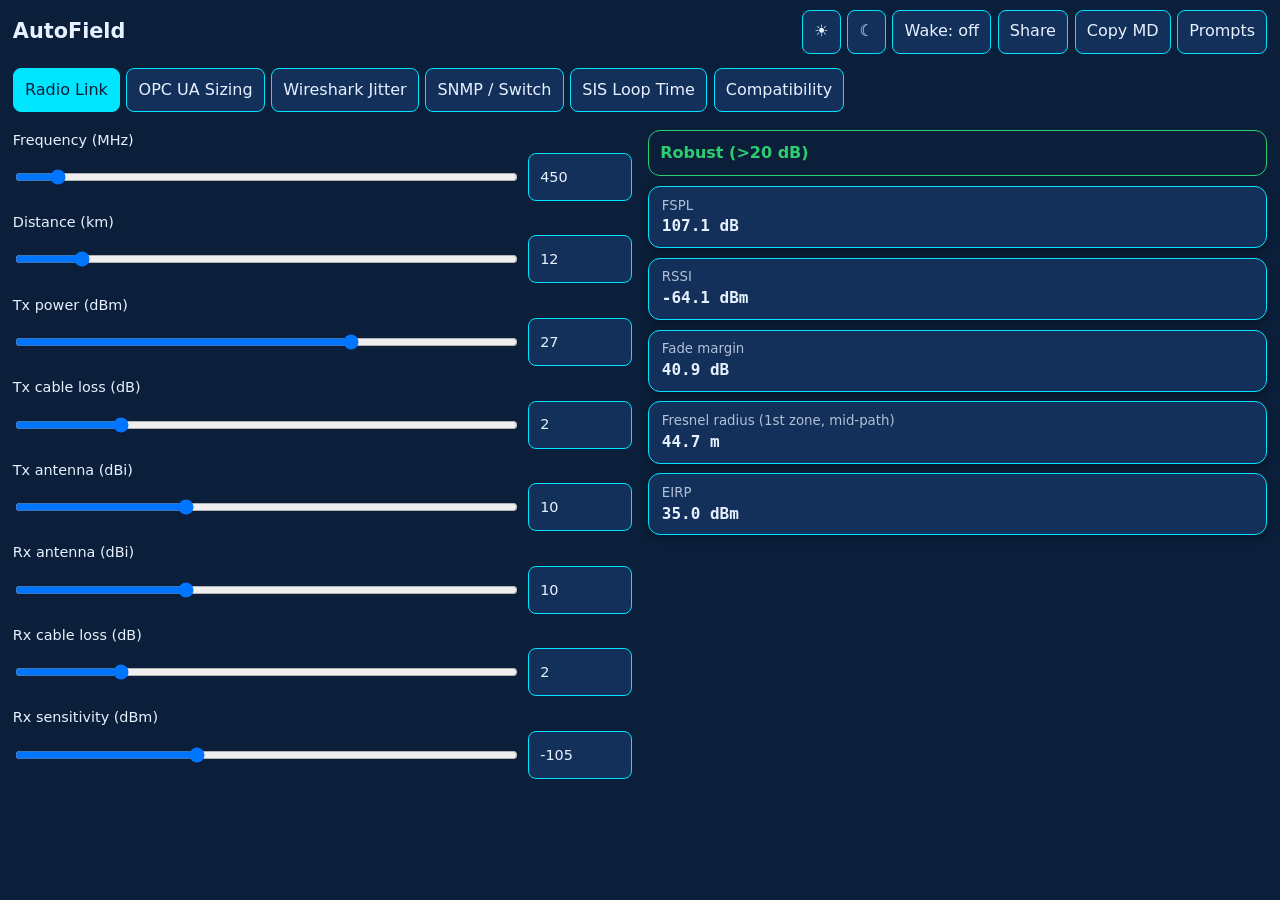
<file: index.html>
<!doctype html><html lang="en"><head><meta charset="utf-8">
<meta name="viewport" content="width=device-width,initial-scale=1,viewport-fit=cover">
<title>AutoField Engineering Suite</title>
<meta name="description" content="Offline-first industrial automation and IIoT calculators for field engineers.">
<meta name="theme-color" content="#0b1f3a">
<meta name="apple-mobile-web-app-capable" content="yes"><meta name="mobile-web-app-capable" content="yes">
<meta name="apple-mobile-web-app-status-bar-style" content="black-translucent"><meta name="apple-mobile-web-app-title" content="AutoField">
<meta property="og:title" content="AutoField Engineering Suite"><meta property="og:description" content="Link budgets, OPC UA sizing, jitter analysis, SNMP, SIS timing and compatibility matrix, offline.">
<meta property="og:type" content="website"><meta property="og:url" content="./">
<meta property="og:image" content="data:image/svg+xml,%3Csvg xmlns='http://www.w3.org/2000/svg' width='1200' height='630'%3E%3Crect width='1200' height='630' fill='%230b1f3a'/%3E%3Ccircle cx='170' cy='315' r='90' fill='none' stroke='%2300e5ff' stroke-width='24'/%3E%3Ctext x='320' y='340' font-size='80' fill='white' font-family='sans-serif'%3EAutoField Engineering Suite%3C/text%3E%3C/svg%3E">
<meta name="twitter:card" content="summary_large_image"><meta name="twitter:title" content="AutoField Engineering Suite">
<link rel="manifest" href="manifest.webmanifest"><link rel="icon" href="favicon.ico" sizes="any"><link rel="icon" href="favicon.svg" type="image/svg+xml">
<link rel="apple-touch-icon" href="apple-touch-icon.png"><link rel="stylesheet" href="css/styles.css"></head>
<body>
<header><h1>AutoField</h1><div class="bar">
<button id="bSun" title="Direct sunlight mode">☀</button><button id="bNight" title="OLED night mode">☾</button>
<button id="bWake" title="Keep screen awake">Wake: off</button><button id="bShare">Share</button><button id="bMd">Copy MD</button><button id="bTray">Prompts</button></div></header>
<div id="a2hs" hidden>Install: tap <b>Share</b>, then <b>Add to Home Screen</b>. <button id="a2x">Dismiss</button></div>
<nav id="tabs"></nav>
<main><section id="form"></section><section id="out"></section></main>
<aside id="tray" hidden><button id="tClose">Close</button><h2>Field Engineer Copilot Prompts</h2><div id="p1"></div><h2>2026 UI/UX Design System Prompts</h2><div id="p2"></div></aside>
<div id="toast" role="status"></div>
<script src="js/calculators.js"></script><script src="js/app.js"></script><script src="js/sw-register.js"></script>
</body></html>
</file>
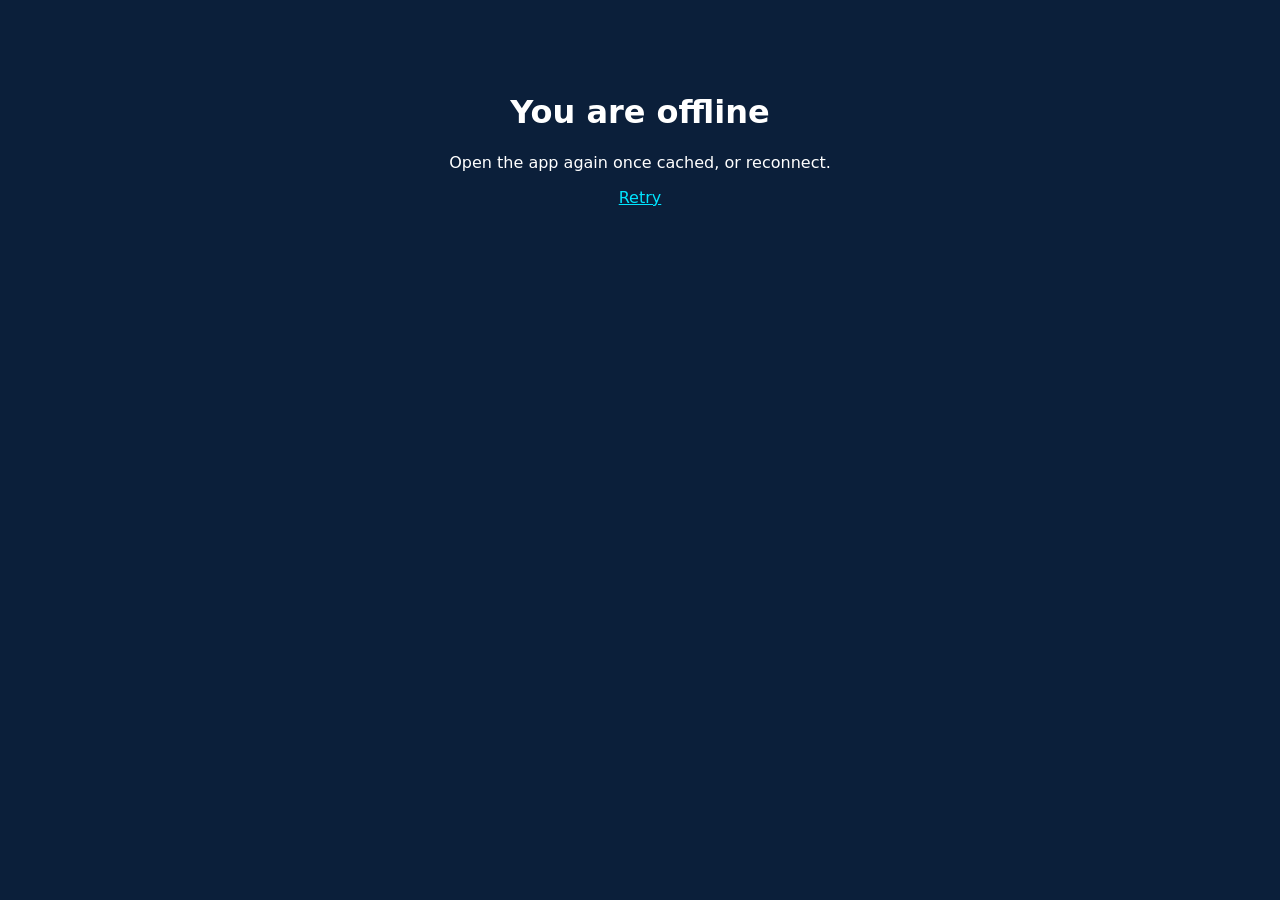
<file: offline.html>
<!doctype html><meta charset="utf-8"><meta name="viewport" content="width=device-width,initial-scale=1"><title>Offline</title><body style="font-family:system-ui;background:#0b1f3a;color:#fff;text-align:center;padding:4rem 1rem"><h1>You are offline</h1><p>Open the app again once cached, or reconnect.</p><p><a style="color:#00e5ff" href="./">Retry</a></p>
</file>
<file: css/styles.css>
:root{--bg:#0b1f3a;--fg:#e8f1ff;--card:#12305a;--ac:#00e5ff;--ok:#2ecc71;--warn:#f5b301;--bad:#ff5252;--bd:1px;--sh:0 2px 8px #0006}
body.sun{--bg:#fff;--fg:#000;--card:#fff;--ac:#000;--ok:#000;--warn:#000;--bad:#000;--bd:2px;--sh:none}
body.night{--bg:#000;--fg:#d9a441;--card:#000;--ac:#3fb7c4;--ok:#7a9;--warn:#c90;--bad:#c55;--sh:none}
*{box-sizing:border-box}body.night *{animation:none!important;transition:none!important}
body{margin:0;background:var(--bg);color:var(--fg);font:16px/1.4 system-ui,sans-serif;padding:env(safe-area-inset-top) env(safe-area-inset-right) env(safe-area-inset-bottom) env(safe-area-inset-left)}
header{display:flex;justify-content:space-between;align-items:center;flex-wrap:wrap;gap:.5rem;padding:.6rem .8rem}h1{font-size:1.3rem;margin:0}
.bar{display:flex;gap:.4rem;flex-wrap:wrap}button,select,input,textarea{font:inherit;color:var(--fg);background:var(--card);border:var(--bd) solid var(--ac);border-radius:8px;padding:.5rem .7rem;min-height:44px}
button.on{background:var(--ac);color:var(--bg)}nav{display:flex;gap:.4rem;overflow-x:auto;padding:.3rem .8rem}nav button{white-space:nowrap}
main{display:grid;gap:1rem;padding:.8rem;grid-template-columns:repeat(auto-fit,minmax(300px,1fr))}
label{display:block;margin-bottom:.7rem;font-size:.9rem}label>*{display:block;width:100%;margin-top:.2rem}.r{display:grid!important;grid-template-columns:1fr 6.5rem;gap:.5rem}.r input[type=range]{padding:0}
.card{background:var(--card);border:var(--bd) solid var(--ac);border-radius:12px;padding:.6rem .8rem;margin-bottom:.6rem;box-shadow:var(--sh);word-break:break-all}
.card small{display:block;opacity:.75}.card b{font-variant-numeric:tabular-nums;font-family:ui-monospace,monospace}
.st{padding:.7rem;border-radius:12px;font-weight:700;margin-bottom:.6rem;border:var(--bd) solid currentColor}.st.ok{color:var(--ok)}.st.warn{color:var(--warn)}.st.bad{color:var(--bad)}
.err{color:var(--bad)}#a2hs{background:var(--ac);color:var(--bg);padding:.6rem .8rem}
#tray{position:fixed;right:0;top:0;bottom:0;width:min(420px,92vw);overflow:auto;background:var(--bg);border-left:var(--bd) solid var(--ac);padding:calc(env(safe-area-inset-top) + .8rem) .8rem 2rem;z-index:9}
#tray p{border:var(--bd) solid var(--ac);border-radius:8px;padding:.5rem;cursor:pointer;margin:.4rem 0;font-size:.9rem}
#toast{position:fixed;bottom:calc(env(safe-area-inset-bottom) + 1rem);left:50%;transform:translateX(-50%);background:var(--ac);color:var(--bg);padding:.5rem 1rem;border-radius:20px;opacity:0;transition:opacity .2s;pointer-events:none}#toast.on{opacity:1}
[hidden]{display:none!important}
@media print{header,nav,#tray,#toast,#form{display:none}body{background:#fff;color:#000}}
</file>
